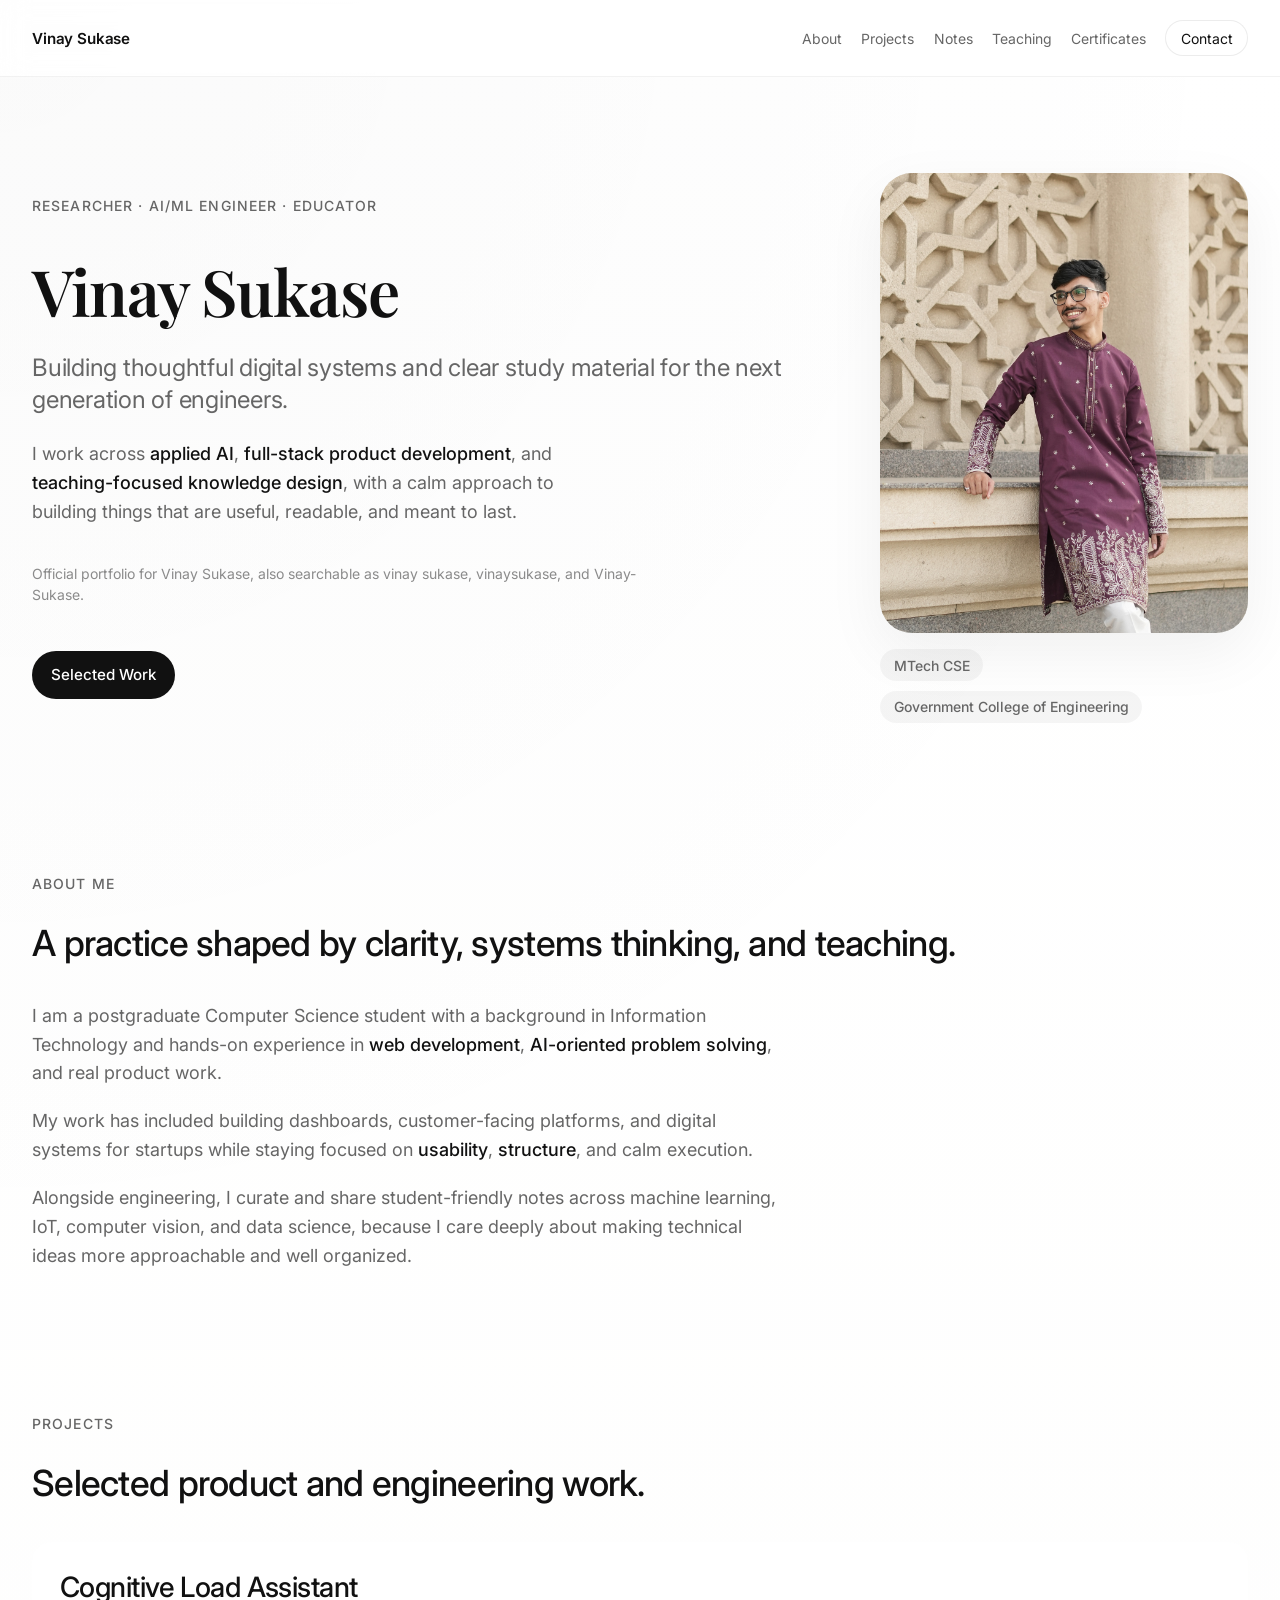
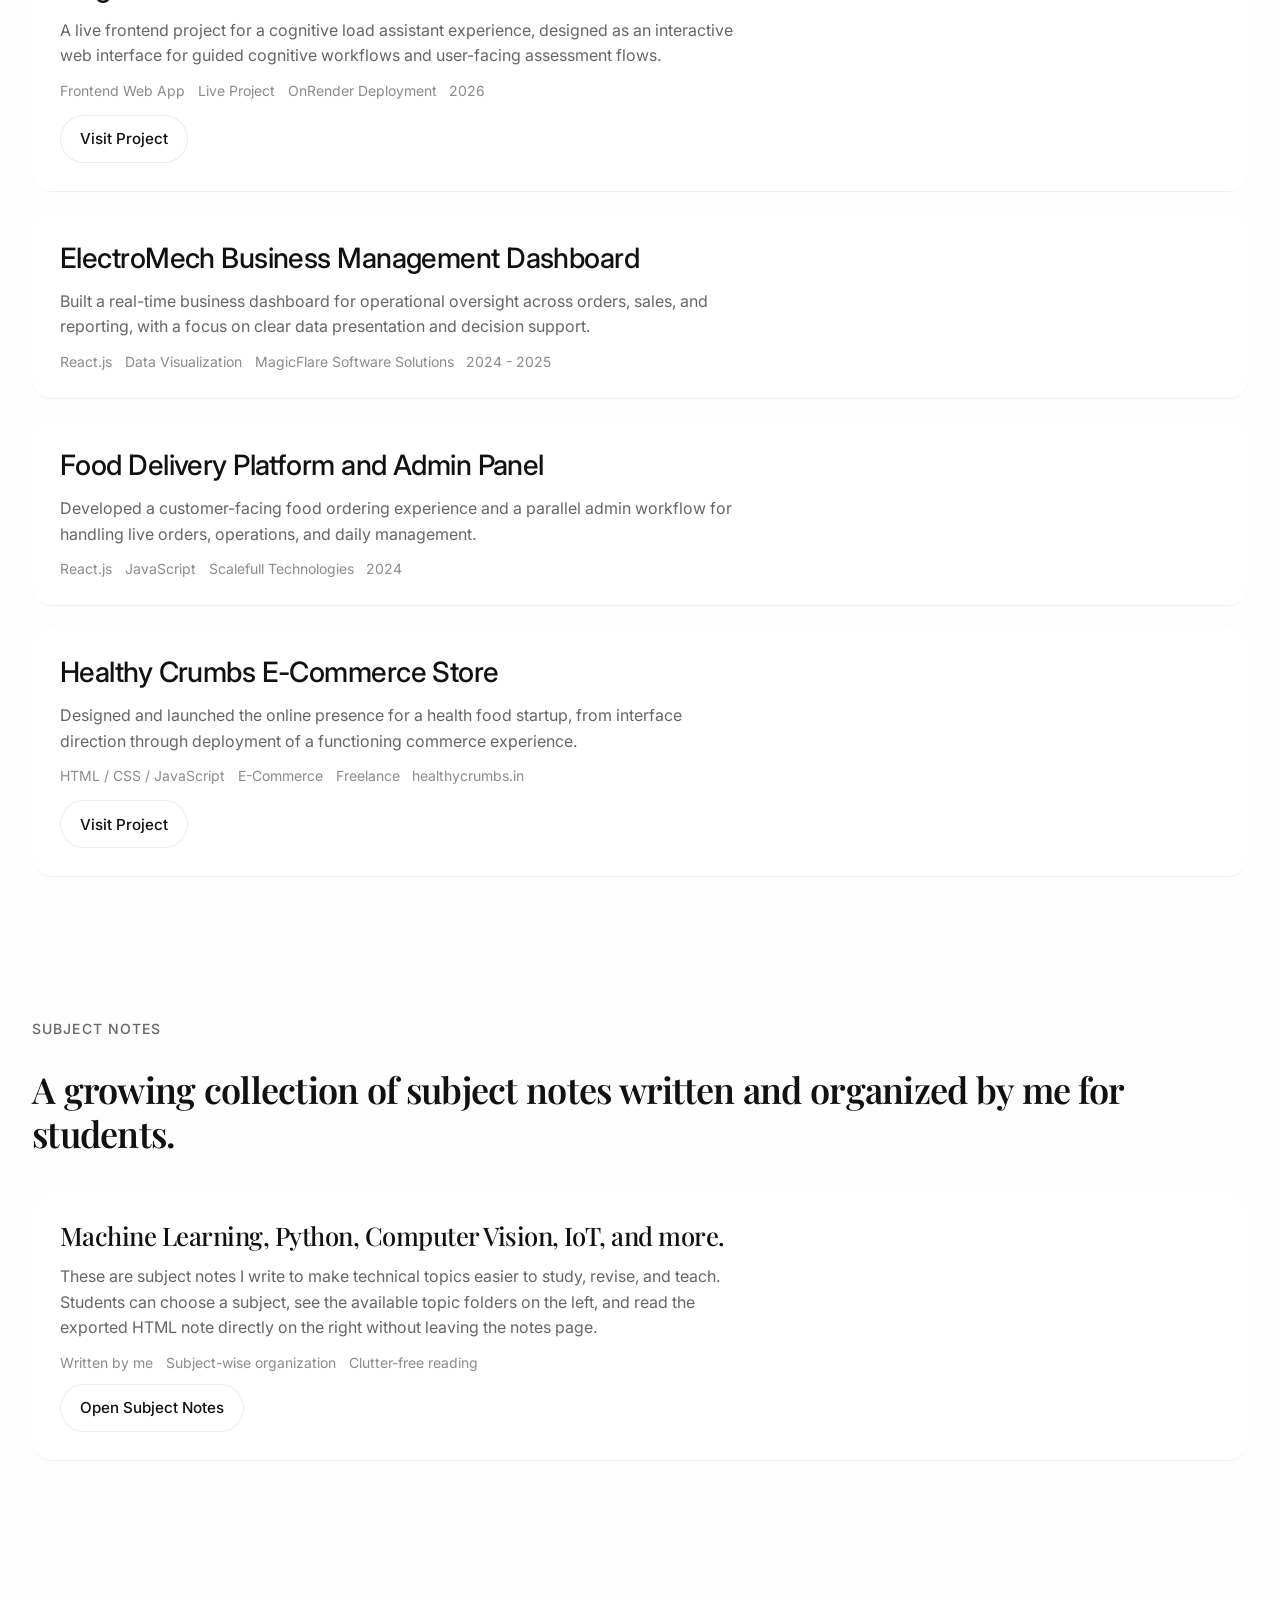
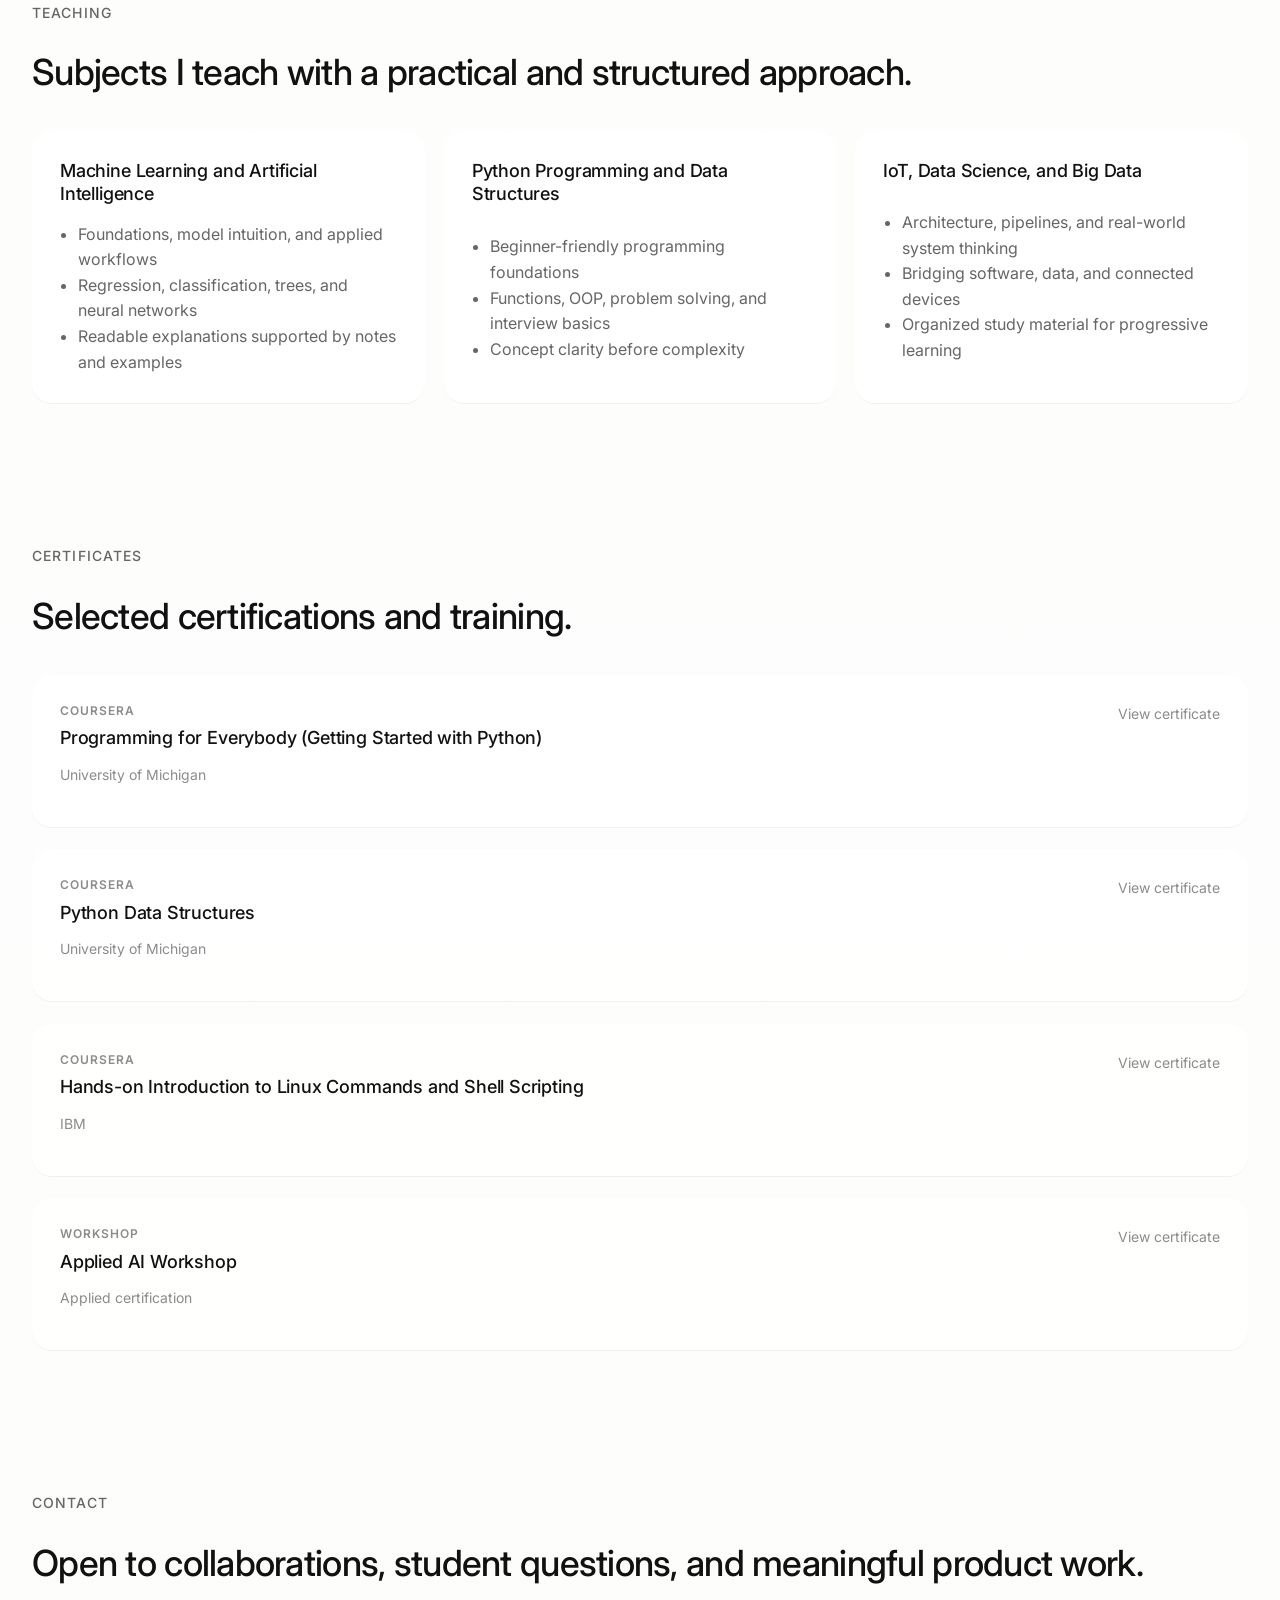
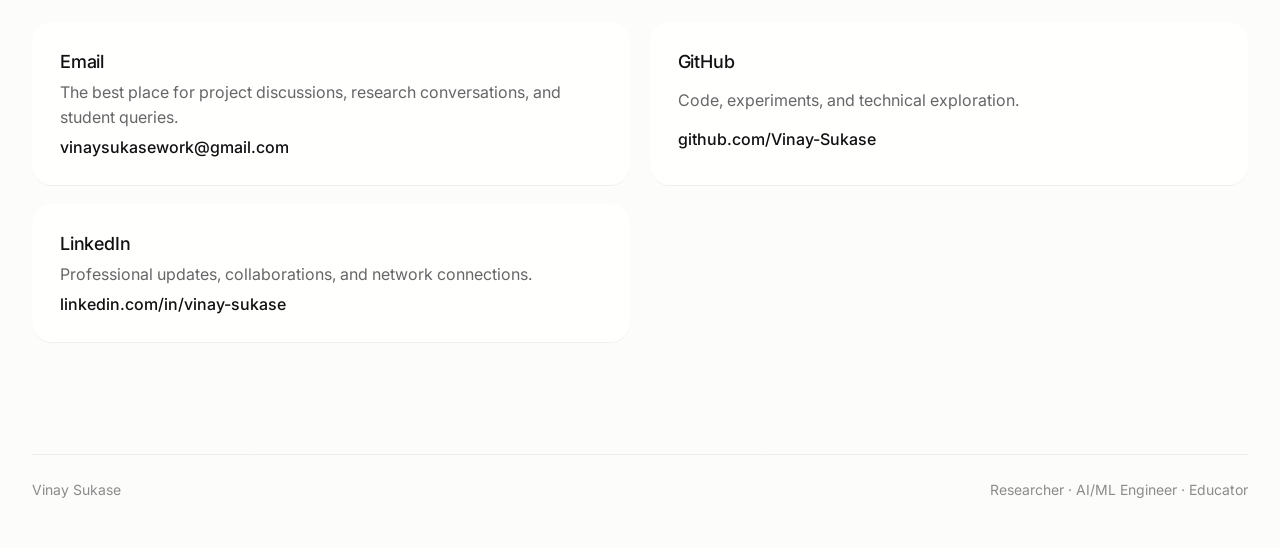
<file: index.html>
<!doctype html>
<html lang="en">
  <head>
    <meta charset="UTF-8" />
    <meta name="viewport" content="width=device-width, initial-scale=1.0" />
    <title>Vinay Sukase | AI/ML Engineer, Full-Stack Developer Portfolio</title>
    <meta
      name="description"
      content="Official portfolio of Vinay Sukase, also searched as vinay sukase and vinaysukase. Explore AI/ML, full-stack development, IoT projects, teaching notes, certifications, and contact details."
    />
    <meta
      name="keywords"
      content="Vinay Sukase, vinay sukase, vinaysukase, Vinay-Sukase, Vinay Sukase portfolio, AI ML engineer, full stack developer, computer science educator"
    />
    <meta name="author" content="Vinay Sukase" />
    <meta name="robots" content="index, follow, max-image-preview:large" />
    <link rel="canonical" href="https://vinay-sukase.github.io/portfolio/" />
    <meta property="og:type" content="profile" />
    <meta
      property="og:title"
      content="Vinay Sukase | AI/ML Engineer, Full-Stack Developer Portfolio"
    />
    <meta
      property="og:description"
      content="Official portfolio of Vinay Sukase with AI/ML, full-stack, IoT, teaching notes, certifications, and contact details."
    />
    <meta
      property="og:url"
      content="https://vinay-sukase.github.io/portfolio/"
    />
    <meta
      property="og:image"
      content="https://vinay-sukase.github.io/portfolio/profile_photo.jpg"
    />
    <meta property="profile:first_name" content="Vinay" />
    <meta property="profile:last_name" content="Sukase" />
    <meta name="twitter:card" content="summary_large_image" />
    <meta name="twitter:title" content="Vinay Sukase | Portfolio" />
    <meta
      name="twitter:description"
      content="AI/ML, full-stack development, IoT projects, teaching notes, and certifications by Vinay Sukase."
    />
    <meta
      name="twitter:image"
      content="https://vinay-sukase.github.io/portfolio/profile_photo.jpg"
    />
    <meta
      name="google-site-verification"
      content="XTUqvZZU_ZdnqEpMLFS0VyKlZ6MHxd7ylgcBSEOgP2o"
    />
    <link rel="preconnect" href="https://fonts.googleapis.com" />
    <link rel="preconnect" href="https://fonts.gstatic.com" crossorigin />
    <link
      href="https://fonts.googleapis.com/css2?family=Inter:wght@400;500;600;700&family=Playfair+Display:wght@500;600;700&display=swap"
      rel="stylesheet"
    />
    <script type="application/ld+json">
      {
        "@context": "https://schema.org",
        "@type": "ProfilePage",
        "url": "https://vinay-sukase.github.io/portfolio/",
        "name": "Vinay Sukase Portfolio",
        "headline": "Vinay Sukase | AI/ML Engineer, Full-Stack Developer, Educator",
        "description": "Official portfolio of Vinay Sukase, featuring AI/ML work, full-stack projects, IoT learning resources, teaching notes, certifications, and contact information.",
        "mainEntity": {
          "@type": "Person",
          "name": "Vinay Sukase",
          "alternateName": [
            "vinay sukase",
            "vinaysukase",
            "Vinay-Sukase",
            "Vinay Sukase Portfolio"
          ],
          "url": "https://vinay-sukase.github.io/portfolio/",
          "image": "https://vinay-sukase.github.io/portfolio/profile_photo.jpg",
          "email": "mailto:vinaysukasework@gmail.com",
          "jobTitle": "AI/ML Engineer and Full-Stack Developer",
          "description": "Postgraduate Computer Science student, AI/ML engineer, full-stack developer, IoT learner, and educator.",
          "sameAs": [
            "https://github.com/Vinay-Sukase",
            "https://www.linkedin.com/in/vinay-sukase/",
            "https://www.healthycrumbs.in",
            "https://cognitive-load-frontend.onrender.com/"
          ],
          "knowsAbout": [
            "Artificial Intelligence",
            "Machine Learning",
            "Full-Stack Web Development",
            "Internet of Things",
            "Computer Science Education",
            "Data Science"
          ]
        }
      }
    </script>
    <style>
      :root {
        --bg: #ffffff;
        --bg-soft: #fafaf8;
        --surface: rgba(255, 255, 255, 0.88);
        --text-primary: #111111;
        --text-secondary: #666666;
        --text-faint: #8b8b8b;
        --line-soft: rgba(17, 17, 17, 0.08);
        --line-faint: rgba(17, 17, 17, 0.05);
        --shadow-soft: 0 20px 60px rgba(17, 17, 17, 0.06);
        --radius-lg: 2rem;
        --radius-md: 1.25rem;
        --radius-sm: 999px;
        --max-width: 76rem;
        --font-ui: "Inter", sans-serif;
        --font-accent: "Playfair Display", serif;
      }

      *,
      *::before,
      *::after {
        box-sizing: border-box;
      }

      html {
        scroll-behavior: smooth;
      }

      body {
        margin: 0;
        font-family: var(--font-ui);
        color: var(--text-primary);
        background:
          radial-gradient(
            circle at top left,
            rgba(0, 0, 0, 0.02),
            transparent 24%
          ),
          linear-gradient(180deg, #ffffff 0%, #fcfcfb 100%);
      }

      img {
        display: block;
        max-width: 100%;
      }

      a {
        color: inherit;
        text-decoration: none;
      }

      strong {
        font-weight: 500;
        color: var(--text-primary);
      }

      p,
      li {
        max-width: 68ch;
      }

      section[id] {
        scroll-margin-top: 6rem;
      }

      .shell {
        width: min(100% - 2.5rem, var(--max-width));
        margin: 0 auto;
      }

      .eyebrow {
        margin: 0 0 1rem;
        color: var(--text-secondary);
        font-size: 0.875rem;
        font-weight: 500;
        letter-spacing: 0.08em;
        text-transform: uppercase;
      }

      .heading-xl {
        margin: 0;
        font-family: var(--font-accent);
        font-size: clamp(3rem, 6vw, 4rem);
        line-height: 1.15;
        letter-spacing: -0.02em;
        font-weight: 600;
      }

      .heading-lg {
        margin: 0;
        font-size: clamp(1.75rem, 3vw, 2.25rem);
        line-height: 1.22;
        letter-spacing: -0.02em;
        font-weight: 500;
      }

      .heading-accent {
        font-family: var(--font-accent);
        font-weight: 600;
      }

      .subheading {
        margin: 0;
        font-size: clamp(1.25rem, 2.2vw, 1.5rem);
        line-height: 1.35;
        letter-spacing: -0.01em;
        font-weight: 400;
        color: var(--text-secondary);
      }

      .body-lg {
        margin: 0;
        font-size: 1.125rem;
        line-height: 1.6;
        color: var(--text-secondary);
      }

      .body-md {
        margin: 0;
        font-size: 1rem;
        line-height: 1.6;
        color: var(--text-secondary);
      }

      .meta {
        font-size: 0.875rem;
        line-height: 1.5;
        color: var(--text-faint);
      }

      .search-aliases {
        margin-top: 0.75rem;
        font-size: 0.875rem;
        line-height: 1.5;
        color: var(--text-faint);
      }

      .site-nav {
        position: sticky;
        top: 0;
        z-index: 20;
        backdrop-filter: blur(14px);
        background: rgba(255, 255, 255, 0.82);
        border-bottom: 1px solid var(--line-faint);
      }

      .site-nav-inner {
        width: min(100% - 2.5rem, var(--max-width));
        margin: 0 auto;
        min-height: 4.75rem;
        display: flex;
        align-items: center;
        justify-content: space-between;
        gap: 1rem;
      }

      .brand {
        font-size: 0.95rem;
        font-weight: 600;
        letter-spacing: -0.01em;
      }

      .nav-toggle {
        display: none;
        align-items: center;
        justify-content: center;
        width: 2.5rem;
        height: 2.5rem;
        padding: 0;
        border: 1px solid var(--line-soft);
        border-radius: var(--radius-sm);
        background: rgba(255, 255, 255, 0.92);
        color: var(--text-primary);
        cursor: pointer;
      }

      .nav-toggle-lines,
      .nav-toggle-lines::before,
      .nav-toggle-lines::after {
        display: block;
        width: 1rem;
        height: 1px;
        background: currentColor;
        transition:
          transform 0.2s ease,
          opacity 0.2s ease;
      }

      .nav-toggle-lines {
        position: relative;
      }

      .nav-toggle-lines::before,
      .nav-toggle-lines::after {
        content: "";
        position: absolute;
        left: 0;
      }

      .nav-toggle-lines::before {
        transform: translateY(-0.35rem);
      }

      .nav-toggle-lines::after {
        transform: translateY(0.35rem);
      }

      .site-nav.is-open .nav-toggle-lines {
        background: transparent;
      }

      .site-nav.is-open .nav-toggle-lines::before {
        transform: rotate(45deg);
      }

      .site-nav.is-open .nav-toggle-lines::after {
        transform: rotate(-45deg);
      }

      .nav-links {
        display: flex;
        flex-wrap: wrap;
        align-items: center;
        gap: 1.2rem;
      }

      .nav-links a {
        display: inline-flex;
        align-items: center;
        font-size: 0.875rem;
        color: var(--text-secondary);
        transition: color 0.2s ease;
      }

      .nav-links a:hover,
      .nav-links a:focus-visible {
        color: var(--text-primary);
      }

      .nav-contact {
        min-height: 2.25rem;
        padding: 0 0.9rem;
        border-radius: var(--radius-sm);
        border: 1px solid var(--line-soft);
        color: var(--text-primary) !important;
        background: rgba(255, 255, 255, 0.92);
      }

      .hero {
        padding: 6rem 0 5rem;
      }

      .hero-grid {
        display: grid;
        grid-template-columns: minmax(0, 1.1fr) minmax(18rem, 24rem);
        gap: 3.5rem;
        align-items: center;
      }

      .hero-copy {
        display: flex;
        flex-direction: column;
        gap: 1.5rem;
        align-items: flex-start;
      }

      .hero-copy .body-lg {
        max-width: 36rem;
      }

      .hero-actions {
        display: flex;
        flex-wrap: wrap;
        gap: 0.9rem;
        padding-top: 0.5rem;
      }

      .button-primary,
      .button-secondary {
        display: inline-flex;
        align-items: center;
        justify-content: center;
        min-height: 3rem;
        padding: 0 1.2rem;
        border-radius: var(--radius-sm);
        font-size: 0.95rem;
        font-weight: 500;
        transition:
          transform 0.2s ease,
          background 0.2s ease,
          border-color 0.2s ease;
      }

      .button-primary {
        background: var(--text-primary);
        color: #ffffff;
      }

      .button-secondary {
        border: 1px solid var(--line-soft);
        color: var(--text-primary);
        background: rgba(255, 255, 255, 0.9);
      }

      .button-primary:hover,
      .button-secondary:hover {
        transform: translateY(-1px);
      }

      .hero-card {
        justify-self: end;
        width: min(100%, 23rem);
      }

      .profile-frame {
        overflow: hidden;
        border-radius: 2rem;
        background: linear-gradient(180deg, #f5f5f2 0%, #ecebe6 100%);
        box-shadow: var(--shadow-soft);
      }

      .profile-frame img {
        width: 100%;
        aspect-ratio: 4 / 5;
        object-fit: cover;
        object-position: center top;
      }

      .identity-tags {
        display: flex;
        flex-wrap: wrap;
        gap: 0.6rem;
        margin-top: 1rem;
      }

      .identity-tags span {
        display: inline-flex;
        align-items: center;
        min-height: 2rem;
        padding: 0 0.85rem;
        border-radius: var(--radius-sm);
        background: rgba(17, 17, 17, 0.04);
        color: var(--text-secondary);
        font-size: 0.875rem;
        font-weight: 500;
      }

      .section {
        padding: 4.5rem 0;
      }

      .section-intro {
        display: grid;
        gap: 0.9rem;
        margin-bottom: 2.25rem;
      }

      .about-copy {
        display: grid;
        gap: 1.2rem;
      }

      .projects-list,
      .notes-list,
      .certificate-list {
        display: grid;
        gap: 1.4rem;
      }

      .project-card,
      .note-card,
      .certificate-card,
      .teaching-card,
      .contact-card {
        padding: 1.75rem;
        border-radius: var(--radius-md);
        background: var(--surface);
        box-shadow: 0 1px 0 var(--line-faint);
      }

      .project-card,
      .note-card {
        display: grid;
        gap: 0.8rem;
      }

      .project-actions {
        display: flex;
        flex-wrap: wrap;
        gap: 0.8rem;
        padding-top: 0.2rem;
      }

      .project-title,
      .note-title {
        margin: 0;
        font-size: clamp(1.75rem, 2vw, 2rem);
        line-height: 1.25;
        letter-spacing: -0.02em;
        font-weight: 500;
      }

      .note-title.heading-accent {
        font-size: clamp(1.55rem, 2vw, 1.9rem);
      }

      .card-meta {
        display: flex;
        flex-wrap: wrap;
        gap: 0.8rem;
        font-size: 0.875rem;
        color: var(--text-faint);
      }

      .teaching-grid {
        display: grid;
        grid-template-columns: repeat(3, minmax(0, 1fr));
        gap: 1.2rem;
      }

      .teaching-card {
        display: grid;
        gap: 1rem;
      }

      .teaching-card h3,
      .contact-card h3,
      .certificate-card h3 {
        margin: 0;
        font-size: 1.125rem;
        line-height: 1.3;
        letter-spacing: -0.01em;
        font-weight: 500;
      }

      .teaching-card ul {
        margin: 0;
        padding-left: 1.15rem;
        color: var(--text-secondary);
        line-height: 1.6;
      }

      .certificate-card {
        display: flex;
        align-items: flex-start;
        justify-content: space-between;
        gap: 1rem;
      }

      .certificate-label {
        margin: 0 0 0.55rem;
        font-size: 0.75rem;
        font-weight: 600;
        letter-spacing: 0.08em;
        text-transform: uppercase;
        color: var(--text-faint);
      }

      .contact-grid {
        display: grid;
        grid-template-columns: repeat(2, minmax(0, 1fr));
        gap: 1.2rem;
      }

      .contact-card {
        display: grid;
        gap: 0.4rem;
      }

      .contact-card a {
        color: var(--text-primary);
        font-weight: 500;
      }

      .footer {
        padding: 2.5rem 0 3rem;
        color: var(--text-faint);
      }

      .footer-inner {
        display: flex;
        flex-wrap: wrap;
        align-items: center;
        justify-content: space-between;
        gap: 1rem;
        border-top: 1px solid var(--line-faint);
        padding-top: 1.5rem;
      }

      @media (max-width: 64rem) {
        .hero-grid,
        .teaching-grid,
        .contact-grid {
          grid-template-columns: 1fr;
        }

        .hero-card {
          justify-self: start;
        }
      }

      @media (max-width: 42rem) {
        .shell,
        .site-nav-inner {
          width: min(100% - 1.5rem, var(--max-width));
        }

        .site-nav-inner {
          align-items: center;
          min-height: auto;
          padding: 0.75rem 0;
          gap: 0.8rem;
        }

        .brand {
          font-size: 0.9rem;
        }

        .nav-toggle {
          display: inline-flex;
          margin-left: auto;
        }

        .nav-links {
          display: none;
          width: 100%;
          flex-basis: 100%;
          gap: 0.55rem;
          padding: 0.15rem 0 0.2rem;
        }

        .site-nav.is-open .nav-links {
          display: flex;
        }

        .nav-links a {
          min-height: 2.25rem;
          padding: 0 0.7rem;
          border-radius: var(--radius-sm);
          background: rgba(17, 17, 17, 0.035);
          font-size: 0.82rem;
        }

        .nav-contact {
          min-height: 2.25rem;
          padding: 0 0.85rem;
        }

        .hero {
          padding: 3.5rem 0 3rem;
        }

        .hero-grid {
          gap: 2rem;
        }

        .hero-card {
          width: min(100%, 19rem);
        }

        .heading-xl {
          font-size: clamp(2.45rem, 13vw, 3.2rem);
          letter-spacing: 0;
        }

        .heading-lg {
          font-size: clamp(1.55rem, 8vw, 2rem);
          letter-spacing: 0;
        }

        .subheading {
          font-size: 1.12rem;
        }

        .body-lg {
          font-size: 1.02rem;
        }

        .section {
          padding: 3.25rem 0;
        }

        .project-card,
        .note-card,
        .certificate-card,
        .teaching-card,
        .contact-card {
          padding: 1.35rem;
        }

        .project-title,
        .note-title {
          font-size: clamp(1.4rem, 8vw, 1.75rem);
          letter-spacing: 0;
        }

        .certificate-card {
          flex-direction: column;
        }

        .contact-card a,
        .identity-tags span,
        .card-meta span {
          overflow-wrap: anywhere;
        }
      }

      @media (max-width: 30rem) {
        .shell,
        .site-nav-inner {
          width: min(100% - 1rem, var(--max-width));
        }

        .nav-links {
          display: none;
          grid-template-columns: repeat(2, minmax(0, 1fr));
          gap: 0.45rem;
        }

        .site-nav.is-open .nav-links {
          display: grid;
        }

        .nav-links a {
          justify-content: center;
          padding: 0 0.55rem;
          text-align: center;
        }

        .hero {
          padding: 3rem 0 2.7rem;
        }

        .hero-actions,
        .project-actions {
          width: 100%;
        }

        .button-primary,
        .button-secondary {
          width: 100%;
          min-height: 3.1rem;
          padding: 0 1rem;
          text-align: center;
        }

        .hero-card {
          width: min(100%, 17rem);
        }

        .profile-frame {
          border-radius: 1.35rem;
        }

        .identity-tags {
          gap: 0.45rem;
        }

        .identity-tags span {
          min-height: 1.9rem;
          padding: 0 0.7rem;
          font-size: 0.8rem;
        }

        .section {
          padding: 2.75rem 0;
        }

        .project-card,
        .note-card,
        .certificate-card,
        .teaching-card,
        .contact-card {
          padding: 1.1rem;
          border-radius: 1rem;
        }
      }
    </style>
  </head>
  <body>
    <header class="site-nav">
      <div class="site-nav-inner">
        <a href="#home" class="brand">Vinay Sukase</a>
        <button
          class="nav-toggle"
          type="button"
          aria-label="Toggle navigation"
          aria-expanded="false"
          aria-controls="primary-nav"
        >
          <span class="nav-toggle-lines" aria-hidden="true"></span>
        </button>
        <nav class="nav-links" id="primary-nav" aria-label="Primary">
          <a href="#about">About</a>
          <a href="#projects">Projects</a>
          <a href="notes.html">Notes</a>
          <a href="#teaching">Teaching</a>
          <a href="#certificates">Certificates</a>
          <a href="#contact" class="nav-contact">Contact</a>
        </nav>
      </div>
    </header>

    <main>
      <section class="hero shell" id="home">
        <div class="hero-grid">
          <div class="hero-copy">
            <p class="eyebrow">Researcher · AI/ML Engineer · Educator</p>
            <h1 class="heading-xl">Vinay Sukase</h1>
            <p class="subheading">
              Building thoughtful digital systems and clear study material for
              the next generation of engineers.
            </p>
            <p class="body-lg">
              I work across <strong>applied AI</strong>,
              <strong>full-stack product development</strong>, and
              <strong>teaching-focused knowledge design</strong>, with a calm
              approach to building things that are useful, readable, and meant
              to last.
            </p>
            <p class="search-aliases">
              Official portfolio for Vinay Sukase, also searchable as vinay
              sukase, vinaysukase, and Vinay-Sukase.
            </p>
            <div class="hero-actions">
              <a href="#projects" class="button-primary">Selected Work</a>
            </div>
          </div>

          <div class="hero-card">
            <div class="profile-frame">
              <img src="profile_photo.jpg" alt="Portrait of Vinay Sukase" />
            </div>
            <div class="identity-tags" aria-label="Identity tags">
              <span>MTech CSE</span>
              <span>Government College of Engineering</span>
            </div>
          </div>
        </div>
      </section>

      <section class="section shell" id="about">
        <div class="section-intro">
          <p class="eyebrow">About Me</p>
          <h2 class="heading-lg">
            A practice shaped by clarity, systems thinking, and teaching.
          </h2>
        </div>
        <div class="about-copy">
          <p class="body-lg">
            I am a postgraduate Computer Science student with a background in
            Information Technology and hands-on experience in
            <strong>web development</strong>,
            <strong>AI-oriented problem solving</strong>, and real product work.
          </p>
          <p class="body-lg">
            My work has included building dashboards, customer-facing platforms,
            and digital systems for startups while staying focused on
            <strong>usability</strong>, <strong>structure</strong>, and calm
            execution.
          </p>
          <p class="body-lg">
            Alongside engineering, I curate and share student-friendly notes
            across machine learning, IoT, computer vision, and data science,
            because I care deeply about making technical ideas more approachable
            and well organized.
          </p>
        </div>
      </section>

      <section class="section shell" id="projects">
        <div class="section-intro">
          <p class="eyebrow">Projects</p>
          <h2 class="heading-lg">Selected product and engineering work.</h2>
        </div>
        <div class="projects-list">
          <article class="project-card">
            <h3 class="project-title">Cognitive Load Assistant</h3>
            <p class="body-md">
              A live frontend project for a cognitive load assistant experience,
              designed as an interactive web interface for guided cognitive
              workflows and user-facing assessment flows.
            </p>
            <div class="card-meta">
              <span>Frontend Web App</span>
              <span>Live Project</span>
              <span>OnRender Deployment</span>
              <span>2026</span>
            </div>
            <div class="project-actions">
              <a
                href="https://cognitive-load-frontend.onrender.com/"
                target="_blank"
                rel="noreferrer"
                class="button-secondary"
                >Visit Project</a
              >
            </div>
          </article>

          <article class="project-card">
            <h3 class="project-title">
              ElectroMech Business Management Dashboard
            </h3>
            <p class="body-md">
              Built a real-time business dashboard for operational oversight
              across orders, sales, and reporting, with a focus on clear data
              presentation and decision support.
            </p>
            <div class="card-meta">
              <span>React.js</span>
              <span>Data Visualization</span>
              <span>MagicFlare Software Solutions</span>
              <span>2024 - 2025</span>
            </div>
          </article>

          <article class="project-card">
            <h3 class="project-title">
              Food Delivery Platform and Admin Panel
            </h3>
            <p class="body-md">
              Developed a customer-facing food ordering experience and a
              parallel admin workflow for handling live orders, operations, and
              daily management.
            </p>
            <div class="card-meta">
              <span>React.js</span>
              <span>JavaScript</span>
              <span>Scalefull Technologies</span>
              <span>2024</span>
            </div>
          </article>

          <article class="project-card">
            <h3 class="project-title">Healthy Crumbs E-Commerce Store</h3>
            <p class="body-md">
              Designed and launched the online presence for a health food
              startup, from interface direction through deployment of a
              functioning commerce experience.
            </p>
            <div class="card-meta">
              <span>HTML / CSS / JavaScript</span>
              <span>E-Commerce</span>
              <span>Freelance</span>
              <span
                ><a
                  href="https://www.healthycrumbs.in"
                  target="_blank"
                  rel="noreferrer"
                  >healthycrumbs.in</a
                ></span
              >
            </div>
            <div class="project-actions">
              <a
                href="https://www.healthycrumbs.in"
                target="_blank"
                rel="noreferrer"
                class="button-secondary"
                >Visit Project</a
              >
            </div>
          </article>
        </div>
      </section>

      <section class="section shell" id="notes">
        <div class="section-intro">
          <p class="eyebrow">Subject Notes</p>
          <h2 class="heading-lg heading-accent">
            A growing collection of subject notes written and organized by me
            for students.
          </h2>
        </div>
        <div class="notes-list">
          <article class="note-card">
            <h3 class="note-title heading-accent">
              Machine Learning, Python, Computer Vision, IoT, and more.
            </h3>
            <p class="body-md">
              These are subject notes I write to make technical topics easier to
              study, revise, and teach. Students can choose a subject, see the
              available topic folders on the left, and read the exported HTML
              note directly on the right without leaving the notes page.
            </p>
            <div class="card-meta">
              <span>Written by me</span>
              <span>Subject-wise organization</span>
              <span>Clutter-free reading</span>
            </div>
            <div>
              <a href="notes.html" class="button-secondary"
                >Open Subject Notes</a
              >
            </div>
          </article>
        </div>
      </section>

      <section class="section shell" id="teaching">
        <div class="section-intro">
          <p class="eyebrow">Teaching</p>
          <h2 class="heading-lg">
            Subjects I teach with a practical and structured approach.
          </h2>
        </div>
        <div class="teaching-grid">
          <article class="teaching-card">
            <h3>Machine Learning and Artificial Intelligence</h3>
            <ul>
              <li>Foundations, model intuition, and applied workflows</li>
              <li>Regression, classification, trees, and neural networks</li>
              <li>Readable explanations supported by notes and examples</li>
            </ul>
          </article>

          <article class="teaching-card">
            <h3>Python Programming and Data Structures</h3>
            <ul>
              <li>Beginner-friendly programming foundations</li>
              <li>Functions, OOP, problem solving, and interview basics</li>
              <li>Concept clarity before complexity</li>
            </ul>
          </article>

          <article class="teaching-card">
            <h3>IoT, Data Science, and Big Data</h3>
            <ul>
              <li>Architecture, pipelines, and real-world system thinking</li>
              <li>Bridging software, data, and connected devices</li>
              <li>Organized study material for progressive learning</li>
            </ul>
          </article>
        </div>
      </section>

      <section class="section shell" id="certificates">
        <div class="section-intro">
          <p class="eyebrow">Certificates</p>
          <h2 class="heading-lg">Selected certifications and training.</h2>
        </div>
        <div class="certificate-list">
          <article class="certificate-card">
            <div>
              <p class="certificate-label">Coursera</p>
              <h3>Programming for Everybody (Getting Started with Python)</h3>
              <p class="meta">University of Michigan</p>
            </div>
            <a
              class="meta"
              href="https://drive.google.com/file/d/1lSRG6iAa0Sdz4OOdXrthXOMEwTI_uUUM/view?usp=drive_link"
              target="_blank"
              rel="noreferrer"
              >View certificate</a
            >
          </article>

          <article class="certificate-card">
            <div>
              <p class="certificate-label">Coursera</p>
              <h3>Python Data Structures</h3>
              <p class="meta">University of Michigan</p>
            </div>
            <a
              class="meta"
              href="https://drive.google.com/file/d/1ij6uudeaw07UETO4Q4wyrbFQ4KMOmmHc/view?usp=drive_link"
              target="_blank"
              rel="noreferrer"
              >View certificate</a
            >
          </article>

          <article class="certificate-card">
            <div>
              <p class="certificate-label">Coursera</p>
              <h3>
                Hands-on Introduction to Linux Commands and Shell Scripting
              </h3>
              <p class="meta">IBM</p>
            </div>
            <a
              class="meta"
              href="https://drive.google.com/file/d/1qRZY2viCv3NY6Q2os3o26d-CgSGFvmAl/view?usp=drive_link"
              target="_blank"
              rel="noreferrer"
              >View certificate</a
            >
          </article>

          <article class="certificate-card">
            <div>
              <p class="certificate-label">Workshop</p>
              <h3>Applied AI Workshop</h3>
              <p class="meta">Applied certification</p>
            </div>
            <a
              class="meta"
              href="https://drive.google.com/file/d/1l3vdCEiW3K3dbwEulWQcHkWnp-iVlw6M/view?usp=drive_link"
              target="_blank"
              rel="noreferrer"
              >View certificate</a
            >
          </article>
        </div>
      </section>

      <section class="section shell" id="contact">
        <div class="section-intro">
          <p class="eyebrow">Contact</p>
          <h2 class="heading-lg">
            Open to collaborations, student questions, and meaningful product
            work.
          </h2>
        </div>
        <div class="contact-grid">
          <article class="contact-card">
            <h3>Email</h3>
            <p class="body-md">
              The best place for project discussions, research conversations,
              and student queries.
            </p>
            <a href="mailto:vinaysukasework@gmail.com"
              >vinaysukasework@gmail.com</a
            >
          </article>

          <article class="contact-card">
            <h3>GitHub</h3>
            <p class="body-md">Code, experiments, and technical exploration.</p>
            <a
              href="https://github.com/Vinay-Sukase"
              target="_blank"
              rel="noreferrer"
              >github.com/Vinay-Sukase</a
            >
          </article>

          <article class="contact-card">
            <h3>LinkedIn</h3>
            <p class="body-md">
              Professional updates, collaborations, and network connections.
            </p>
            <a
              href="https://www.linkedin.com/in/vinay-sukase/"
              target="_blank"
              rel="noreferrer"
              >linkedin.com/in/vinay-sukase</a
            >
          </article>
        </div>
      </section>
    </main>

    <footer class="footer">
      <div class="shell footer-inner">
        <div class="meta">Vinay Sukase</div>
        <div class="meta">Researcher · AI/ML Engineer · Educator</div>
      </div>
    </footer>
    <script>
      const siteNav = document.querySelector(".site-nav");
      const navToggle = document.querySelector(".nav-toggle");
      const navLinks = document.querySelectorAll(".nav-links a");

      navToggle?.addEventListener("click", () => {
        const isOpen = siteNav.classList.toggle("is-open");
        navToggle.setAttribute("aria-expanded", String(isOpen));
      });

      navLinks.forEach((link) => {
        link.addEventListener("click", () => {
          siteNav.classList.remove("is-open");
          navToggle?.setAttribute("aria-expanded", "false");
        });
      });
    </script>
  </body>
</html>
</file>
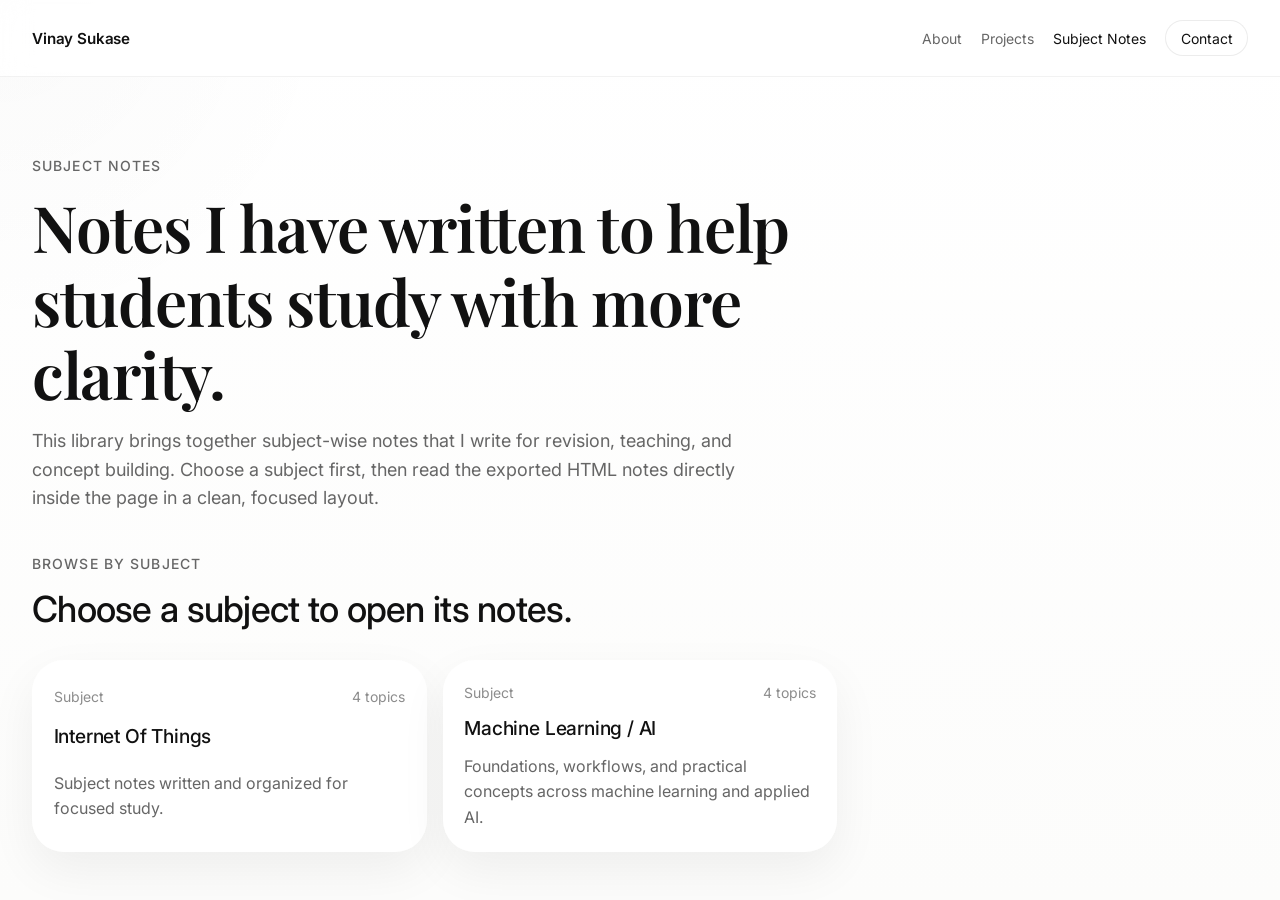
<file: notes.html>
<!doctype html>
<html lang="en">
  <head>
    <meta charset="UTF-8" />
    <meta name="viewport" content="width=device-width, initial-scale=1.0" />
    <title>Subject Notes by Vinay Sukase | Machine Learning, IoT, AI</title>
    <meta name="description" content="Subject notes by Vinay Sukase for machine learning, IoT, AI, computer science study, revision, teaching, and concept building." />
    <meta name="author" content="Vinay Sukase" />
    <meta name="robots" content="index, follow, max-image-preview:large" />
    <link rel="canonical" href="https://vinay-sukase.github.io/portfolio/notes.html" />
    <meta property="og:type" content="article" />
    <meta property="og:title" content="Subject Notes by Vinay Sukase" />
    <meta property="og:description" content="Machine learning, IoT, AI, and computer science notes written and organized by Vinay Sukase." />
    <meta property="og:url" content="https://vinay-sukase.github.io/portfolio/notes.html" />
    <meta property="og:image" content="https://vinay-sukase.github.io/portfolio/profile_photo.jpg" />
    <meta name="twitter:card" content="summary_large_image" />
    <meta name="twitter:title" content="Subject Notes by Vinay Sukase" />
    <meta name="twitter:description" content="Machine learning, IoT, AI, and computer science notes written and organized by Vinay Sukase." />
    <meta name="twitter:image" content="https://vinay-sukase.github.io/portfolio/profile_photo.jpg" />
    <script type="application/ld+json">
      {
        "@context": "https://schema.org",
        "@type": "CollectionPage",
        "url": "https://vinay-sukase.github.io/portfolio/notes.html",
        "name": "Subject Notes by Vinay Sukase",
        "description": "Subject-wise computer science notes written and organized by Vinay Sukase for revision, teaching, and concept building.",
        "author": {
          "@type": "Person",
          "name": "Vinay Sukase",
          "url": "https://vinay-sukase.github.io/portfolio/"
        },
        "isPartOf": {
          "@type": "WebSite",
          "name": "Vinay Sukase Portfolio",
          "url": "https://vinay-sukase.github.io/portfolio/"
        }
      }
    </script>
    <link rel="preconnect" href="https://fonts.googleapis.com" />
    <link rel="preconnect" href="https://fonts.gstatic.com" crossorigin />
    <link
      href="https://fonts.googleapis.com/css2?family=Inter:wght@400;500;600;700&family=Playfair+Display:wght@500;600;700&display=swap"
      rel="stylesheet"
    />
    <link rel="stylesheet" href="assets/css/notes.css" />
  </head>
  <body>
    <nav class="notes-nav">
      <div class="notes-nav-inner">
        <a href="index.html#home" class="nav-logo">Vinay Sukase</a>
        <button class="nav-toggle" type="button" aria-label="Toggle navigation" aria-expanded="false" aria-controls="notes-nav-links">
          <span class="nav-toggle-lines" aria-hidden="true"></span>
        </button>
        <div class="nav-links" id="notes-nav-links">
          <a href="index.html#about">About</a>
          <a href="index.html#projects">Projects</a>
          <a href="notes.html" class="active">Subject Notes</a>
          <a href="index.html#contact" class="nav-cta">Contact</a>
        </div>
      </div>
    </nav>

    <header class="notes-hero notes-hero-simple">
      <div class="hero-copy">
        <p class="hero-eyebrow">Subject Notes</p>
        <h1>Notes I have written to help students study with more clarity.</h1>
        <p>
          This library brings together subject-wise notes that I write for
          revision, teaching, and concept building. Choose a subject first, then
          read the exported HTML notes directly inside the page in a clean,
          focused layout.
        </p>
      </div>
    </header>

    <main class="notes-page">
      <section id="subjectsView" class="subjects-view">
        <div class="section-intro">
          <p class="section-eyebrow">Browse By Subject</p>
          <h2>Choose a subject to open its notes.</h2>
        </div>
        <div id="subjectsGrid" class="topics-grid"></div>
      </section>

      <section id="readerView" class="reader-view is-hidden">
        <div class="reader-topbar">
          <div>
            <a href="notes.html" class="back-link">Back to all subjects</a>
            <p id="subjectEyebrow" class="section-eyebrow">Subject Notes</p>
            <h2 id="subjectTitle" class="reader-view-title">Subject</h2>
            <p id="subjectDescription" class="topic-description">
              Choose a note from the list to start reading.
            </p>
          </div>
        </div>

        <div class="topic-layout">
          <aside class="topic-sidebar">
            <div class="topic-sidebar-card">
              <p class="section-eyebrow">Available Topics</p>
              <div id="topicNoteList" class="topic-note-list"></div>
            </div>
          </aside>

          <article class="topic-reader">
            <div class="reader-header">
              <div>
                <p id="readerTopic" class="section-eyebrow">Note</p>
                <h3 id="readerTitle">Select a note</h3>
                <p id="readerMeta" class="reader-meta">
                  Choose a note from the left side to read it here.
                </p>
              </div>
              <a
                id="readerSource"
                class="reader-source disabled"
                href="#"
                aria-disabled="true"
                >Open Note File</a
              >
            </div>
            <div id="readerBody" class="reader-body empty-state">
              <p>
                This panel shows the selected HTML note directly inside the
                subject notes page.
              </p>
            </div>
          </article>
        </div>
      </section>
    </main>

    <script src="assets/js/notes-data.js"></script>
    <script src="assets/js/notes-home.js"></script>
    <script>
      const notesNav = document.querySelector(".notes-nav");
      const navToggle = document.querySelector(".nav-toggle");
      const navLinks = document.querySelectorAll(".nav-links a");

      navToggle?.addEventListener("click", () => {
        const isOpen = notesNav.classList.toggle("is-open");
        navToggle.setAttribute("aria-expanded", String(isOpen));
      });

      navLinks.forEach((link) => {
        link.addEventListener("click", () => {
          notesNav.classList.remove("is-open");
          navToggle?.setAttribute("aria-expanded", "false");
        });
      });
    </script>
  </body>
</html>
</file>
<file: assets/css/notes.css>
:root {
  --bg: #ffffff;
  --bg-soft: #fcfcfb;
  --surface: rgba(255, 255, 255, 0.94);
  --text-primary: #111111;
  --text-secondary: #666666;
  --text-faint: #8c8c8c;
  --line-soft: rgba(17, 17, 17, 0.08);
  --line-faint: rgba(17, 17, 17, 0.05);
  --shadow-soft: 0 18px 48px rgba(17, 17, 17, 0.06);
  --radius-xl: 2rem;
  --radius-lg: 1.25rem;
  --radius-sm: 999px;
  --font-ui: "Inter", sans-serif;
  --font-accent: "Playfair Display", serif;
}

*,
*::before,
*::after {
  box-sizing: border-box;
}

html {
  scroll-behavior: smooth;
}

body {
  margin: 0;
  font-family: var(--font-ui);
  color: var(--text-primary);
  background:
    radial-gradient(circle at top left, rgba(0, 0, 0, 0.02), transparent 22%),
    linear-gradient(180deg, #ffffff 0%, var(--bg-soft) 100%);
}

a {
  color: inherit;
  text-decoration: none;
}

strong {
  font-weight: 500;
  color: var(--text-primary);
}

.notes-nav {
  position: sticky;
  top: 0;
  z-index: 20;
  background: rgba(255, 255, 255, 0.82);
  backdrop-filter: blur(14px);
  border-bottom: 1px solid var(--line-faint);
}

.notes-nav-inner {
  width: min(100% - 2.5rem, 76rem);
  margin: 0 auto;
  min-height: 4.75rem;
  display: flex;
  align-items: center;
  justify-content: space-between;
  gap: 1rem;
}

.nav-logo {
  font-size: 0.95rem;
  font-weight: 600;
  letter-spacing: -0.01em;
}

.nav-toggle {
  display: none;
  align-items: center;
  justify-content: center;
  width: 2.5rem;
  height: 2.5rem;
  padding: 0;
  border: 1px solid var(--line-soft);
  border-radius: var(--radius-sm);
  background: rgba(255, 255, 255, 0.92);
  color: var(--text-primary);
  cursor: pointer;
}

.nav-toggle-lines,
.nav-toggle-lines::before,
.nav-toggle-lines::after {
  display: block;
  width: 1rem;
  height: 1px;
  background: currentColor;
  transition: transform 0.2s ease, opacity 0.2s ease;
}

.nav-toggle-lines {
  position: relative;
}

.nav-toggle-lines::before,
.nav-toggle-lines::after {
  content: "";
  position: absolute;
  left: 0;
}

.nav-toggle-lines::before {
  transform: translateY(-0.35rem);
}

.nav-toggle-lines::after {
  transform: translateY(0.35rem);
}

.notes-nav.is-open .nav-toggle-lines {
  background: transparent;
}

.notes-nav.is-open .nav-toggle-lines::before {
  transform: rotate(45deg);
}

.notes-nav.is-open .nav-toggle-lines::after {
  transform: rotate(-45deg);
}

.nav-links {
  display: flex;
  flex-wrap: wrap;
  align-items: center;
  gap: 1.2rem;
}

.nav-links a {
  display: inline-flex;
  align-items: center;
  font-size: 0.875rem;
  color: var(--text-secondary);
  transition: color 0.2s ease;
}

.nav-links a.active,
.nav-links a:hover {
  color: var(--text-primary);
}

.nav-cta {
  min-height: 2.25rem;
  padding: 0 0.9rem;
  border-radius: var(--radius-sm);
  border: 1px solid var(--line-soft);
  background: rgba(255, 255, 255, 0.92);
  color: var(--text-primary) !important;
}

.notes-hero,
.notes-page {
  width: min(100% - 2.5rem, 76rem);
  margin: 0 auto;
}

.notes-hero-simple {
  padding: 5rem 0 2.6rem;
}

.hero-copy {
  max-width: 48rem;
}

.hero-eyebrow,
.section-eyebrow {
  margin: 0 0 1rem;
  color: var(--text-secondary);
  font-size: 0.875rem;
  font-weight: 500;
  letter-spacing: 0.08em;
  text-transform: uppercase;
}

.hero-copy h1 {
  margin: 0 0 1rem;
  font-family: var(--font-accent);
  font-size: clamp(3rem, 5vw, 4rem);
  line-height: 1.15;
  letter-spacing: -0.02em;
  font-weight: 600;
}

.hero-copy p:last-child,
.topic-description {
  margin: 0;
  max-width: 68ch;
  font-size: 1.125rem;
  line-height: 1.6;
  color: var(--text-secondary);
}

.notes-page {
  padding: 0 0 3rem;
}

.is-hidden {
  display: none;
}

.section-intro {
  margin-bottom: 1.8rem;
}

.section-intro h2 {
  margin: 0;
  font-size: clamp(1.75rem, 3vw, 2.25rem);
  line-height: 1.22;
  letter-spacing: -0.02em;
  font-weight: 500;
  max-width: 34rem;
}

.topics-grid {
  display: grid;
  grid-template-columns: repeat(3, minmax(0, 1fr));
  gap: 1rem;
}

.topic-card {
  display: grid;
  gap: 0.8rem;
  padding: 1.35rem;
  border-radius: var(--radius-xl);
  background: var(--surface);
  box-shadow: var(--shadow-soft);
  transition: transform 0.2s ease, box-shadow 0.2s ease;
}

.topic-card:hover {
  transform: translateY(-2px);
  box-shadow: 0 22px 50px rgba(17, 17, 17, 0.08);
}

.topic-card-top {
  display: flex;
  align-items: center;
  justify-content: space-between;
  gap: 1rem;
}

.topic-card-label,
.topic-card-count,
.reader-meta,
.back-link {
  margin: 0;
  font-size: 0.875rem;
  line-height: 1.5;
  color: var(--text-faint);
}

.topic-card h3 {
  margin: 0;
  font-size: 1.2rem;
  line-height: 1.3;
  letter-spacing: -0.01em;
  font-weight: 500;
}

.topic-card-description {
  margin: 0;
  font-size: 1rem;
  line-height: 1.6;
  color: var(--text-secondary);
}

.back-link {
  display: inline-flex;
  margin-bottom: 1.2rem;
}

.reader-topbar {
  margin-bottom: 1.6rem;
}

.reader-view-title {
  margin: 0 0 0.8rem;
  font-size: clamp(1.75rem, 3vw, 2.25rem);
  line-height: 1.22;
  letter-spacing: -0.02em;
  font-weight: 500;
}

.topic-layout {
  display: grid;
  grid-template-columns: 18rem minmax(0, 1fr);
  gap: 1.25rem;
  align-items: start;
  min-width: 0;
}

.topic-sidebar {
  position: sticky;
  top: 5.5rem;
}

.topic-sidebar-card,
.topic-reader {
  background: var(--surface);
  border-radius: var(--radius-lg);
  box-shadow: var(--shadow-soft);
  min-width: 0;
}

.topic-sidebar-card {
  padding: 1.15rem;
}

.topic-note-list {
  display: grid;
  gap: 0.8rem;
  margin-top: 1rem;
}

.topic-note-button {
  width: 100%;
  display: grid;
  gap: 0.45rem;
  padding: 0.95rem 1rem;
  border: 1px solid transparent;
  border-radius: 1rem;
  background: #ffffff;
  text-align: left;
  cursor: pointer;
  transition: border-color 0.2s ease, background 0.2s ease;
}

.topic-note-button:hover,
.topic-note-button.active {
  border-color: var(--line-soft);
  background: #f8f8f6;
}

.topic-note-button strong {
  font-size: 0.95rem;
}

.topic-note-button span {
  color: var(--text-secondary);
  font-size: 0.875rem;
  line-height: 1.55;
}

.topic-reader {
  padding: 1.4rem;
  overflow-x: auto;
}

.reader-header {
  display: flex;
  align-items: flex-start;
  justify-content: space-between;
  gap: 1rem;
}

.reader-header h2 {
  margin: 0.45rem 0 0;
  font-size: clamp(1.75rem, 3vw, 2.25rem);
  line-height: 1.22;
  letter-spacing: -0.02em;
  font-weight: 500;
}

.reader-header h3 {
  margin: 0.45rem 0 0;
  font-size: clamp(1.55rem, 2.6vw, 1.95rem);
  line-height: 1.24;
  letter-spacing: -0.02em;
  font-weight: 500;
}

.reader-source {
  display: inline-flex;
  align-items: center;
  justify-content: center;
  min-height: 2.75rem;
  padding: 0 1rem;
  border-radius: var(--radius-sm);
  border: 1px solid var(--line-soft);
  background: #ffffff;
  font-size: 0.95rem;
  font-weight: 500;
}

.reader-source.disabled {
  pointer-events: none;
  opacity: 0.45;
}

.reader-body {
  margin-top: 1.15rem;
  padding-top: 1.15rem;
  border-top: 1px solid var(--line-faint);
  min-width: 0;
  overflow-wrap: anywhere;
}

.reader-body.empty-state {
  color: var(--text-secondary);
}

.reader-body h1,
.reader-body h2,
.reader-body h3,
.reader-body h4 {
  margin: 1.4rem 0 0.75rem;
  line-height: 1.25;
  letter-spacing: -0.02em;
  color: var(--text-primary);
}

.reader-body h1 {
  font-family: var(--font-accent);
  font-size: 2.1rem;
  font-weight: 600;
}

.reader-body h2 {
  font-size: 1.55rem;
  font-weight: 500;
}

.reader-body h3,
.reader-body h4 {
  font-size: 1.18rem;
  font-weight: 500;
}

.reader-body p,
.reader-body ul,
.reader-body ol,
.reader-body blockquote,
.reader-body pre {
  margin: 0 0 1rem;
  max-width: 72ch;
  font-size: 1rem;
  line-height: 1.7;
  color: var(--text-secondary);
}

.reader-body ul,
.reader-body ol {
  padding-left: 1.25rem;
}

.reader-body li {
  margin-bottom: 0.45rem;
}

.reader-body a {
  color: var(--text-primary);
  text-decoration: underline;
  text-decoration-color: rgba(17, 17, 17, 0.18);
  text-underline-offset: 0.16em;
}

.reader-body code {
  padding: 0.15rem 0.4rem;
  border-radius: 0.45rem;
  background: rgba(17, 17, 17, 0.05);
  color: var(--text-primary);
  font-size: 0.95em;
}

.reader-body pre {
  padding: 1rem;
  overflow-x: auto;
  border-radius: 1rem;
  background: #f7f7f5;
}

.reader-body pre code {
  padding: 0;
  background: transparent;
}

.reader-body blockquote {
  padding: 1rem 1.1rem;
  border-left: 3px solid rgba(17, 17, 17, 0.12);
  background: #f8f8f6;
  border-radius: 0.8rem;
}

.reader-body img {
  width: auto;
  height: auto;
  max-width: 100%;
  border-radius: 1rem;
}

.notion-import {
  color: var(--text-primary);
  width: 100%;
  max-width: 100%;
  min-width: 0;
  overflow-wrap: anywhere;
}

.notion-import > :first-child {
  margin-top: 0;
}

.notion-import .page,
.notion-import .page-body {
  width: 100%;
  max-width: 100%;
  min-width: 0;
}

.notion-import h1,
.notion-import h2,
.notion-import h3 {
  margin: 1.4rem 0 0.75rem;
  letter-spacing: -0.02em;
  line-height: 1.25;
  color: var(--text-primary);
}

.notion-import h1 {
  font-size: 1.95rem;
  font-weight: 500;
}

.notion-import h2 {
  font-size: 1.45rem;
  font-weight: 500;
}

.notion-import h3 {
  font-size: 1.15rem;
  font-weight: 500;
}

.notion-import p,
.notion-import li,
.notion-import figcaption,
.notion-import td,
.notion-import th,
.notion-import blockquote {
  font-size: 1rem;
  line-height: 1.7;
  color: var(--text-secondary);
}

.notion-import p,
.notion-import ul,
.notion-import ol,
.notion-import blockquote,
.notion-import figure,
.notion-import table,
.notion-import .simple-table,
.notion-import .equation-container,
.notion-import .katex-display {
  margin: 0 0 1rem;
  max-width: min(100%, 72ch);
}

.notion-import ul,
.notion-import ol {
  padding-left: 1.25rem;
}

.notion-import a {
  color: var(--text-primary);
  text-decoration: underline;
  text-decoration-color: rgba(17, 17, 17, 0.18);
  text-underline-offset: 0.16em;
}

.notion-import .callout {
  padding: 1rem 1.1rem;
  border-left: 3px solid rgba(17, 17, 17, 0.12);
  background: #f8f8f6;
  border-radius: 0.9rem;
}

.notion-import .callout h2,
.notion-import .callout h3 {
  margin-top: 0;
}

.notion-import figure.image img,
.notion-import img {
  display: block;
  width: auto;
  height: auto;
  max-width: 100%;
  border-radius: 1rem;
}

.notion-import figcaption {
  margin-top: 0.55rem;
  color: var(--text-faint);
}

.notion-import hr {
  margin: 1.5rem 0;
  border: 0;
  border-top: 1px solid var(--line-faint);
}

.notion-import table,
.notion-import .simple-table {
  width: 100%;
  border-collapse: collapse;
  overflow-x: auto;
  display: block;
}

.notion-import th,
.notion-import td {
  padding: 0.7rem 0.8rem;
  border: 1px solid var(--line-soft);
  text-align: left;
  vertical-align: top;
}

.notion-import .equation {
  padding: 1rem;
  border-radius: 1rem;
  background: #f7f7f5;
  overflow-x: auto;
}

.notion-import .equation,
.notion-import .equation-container,
.notion-import .katex-display {
  max-width: 100%;
}

.notion-import .katex-display {
  overflow-x: auto;
  overflow-y: hidden;
  padding-bottom: 0.25rem;
}

.notion-import .katex {
  max-width: 100%;
}

.empty-message {
  padding: 1rem;
  border-radius: 1rem;
  background: #f8f8f6;
  color: var(--text-secondary);
}

@media (max-width: 70rem) {
  .topics-grid,
  .topic-layout {
    grid-template-columns: 1fr;
  }

  .topic-sidebar {
    position: static;
  }
}

@media (max-width: 48rem) {
  .topics-grid {
    grid-template-columns: 1fr;
  }
}

@media (max-width: 42rem) {
  .notes-nav-inner {
    width: min(100% - 1.5rem, 76rem);
    align-items: center;
    min-height: auto;
    padding: 0.75rem 0;
    gap: 0.8rem;
  }

  .nav-logo {
    font-size: 0.9rem;
  }

  .nav-toggle {
    display: inline-flex;
    margin-left: auto;
  }

  .nav-links {
    display: none;
    width: 100%;
    flex-basis: 100%;
    gap: 0.55rem;
  }

  .notes-nav.is-open .nav-links {
    display: flex;
  }

  .nav-links a {
    min-height: 2.25rem;
    padding: 0 0.7rem;
    border-radius: var(--radius-sm);
    background: rgba(17, 17, 17, 0.035);
    font-size: 0.82rem;
  }

  .nav-cta {
    min-height: 2.25rem;
    padding: 0 0.85rem;
  }

  .notes-hero,
  .notes-page {
    width: min(100% - 1.5rem, 76rem);
  }

  .notes-hero-simple {
    padding: 3.4rem 0 2.1rem;
  }

  .hero-copy h1 {
    font-size: clamp(2.25rem, 12vw, 3.1rem);
    letter-spacing: 0;
  }

  .hero-copy p:last-child,
  .topic-description {
    font-size: 1.02rem;
  }

  .section-intro h2,
  .reader-view-title {
    font-size: clamp(1.5rem, 8vw, 2rem);
    letter-spacing: 0;
  }

  .topic-card,
  .topic-reader {
    border-radius: 1rem;
  }

  .topic-card {
    padding: 1.1rem;
  }

  .topic-sidebar-card {
    padding: 1rem;
    border-radius: 1rem;
  }

  .topic-reader {
    padding: 1.1rem;
  }

  .reader-header,
  .topic-card-top {
    flex-direction: column;
    align-items: flex-start;
  }

  .reader-header h3 {
    font-size: clamp(1.35rem, 7vw, 1.75rem);
    letter-spacing: 0;
  }

  .reader-source {
    width: 100%;
    min-height: 2.9rem;
  }

  .topic-note-button {
    min-height: 3rem;
    padding: 0.9rem;
  }

  .reader-body h1,
  .notion-import h1 {
    font-size: 1.65rem;
    letter-spacing: 0;
  }

  .reader-body h2,
  .notion-import h2 {
    font-size: 1.35rem;
    letter-spacing: 0;
  }

  .reader-body p,
  .reader-body ul,
  .reader-body ol,
  .reader-body blockquote,
  .reader-body pre,
  .notion-import p,
  .notion-import li,
  .notion-import figcaption,
  .notion-import td,
  .notion-import th,
  .notion-import blockquote {
    font-size: 0.97rem;
  }

  .reader-body,
  .notion-import,
  .topic-card,
  .topic-note-button {
    overflow-wrap: anywhere;
  }

  .reader-body pre,
  .notion-import table,
  .notion-import .equation {
    max-width: 100%;
    overflow-x: auto;
  }
}

@media (max-width: 30rem) {
  .notes-nav-inner,
  .notes-hero,
  .notes-page {
    width: min(100% - 1rem, 76rem);
  }

  .nav-links {
    display: none;
    grid-template-columns: repeat(2, minmax(0, 1fr));
    gap: 0.45rem;
  }

  .notes-nav.is-open .nav-links {
    display: grid;
  }

  .nav-links a {
    justify-content: center;
    padding: 0 0.55rem;
    text-align: center;
  }

  .notes-hero-simple {
    padding: 3rem 0 1.8rem;
  }

  .notes-page {
    padding-bottom: 2rem;
  }

  .topic-card,
  .topic-sidebar-card,
  .topic-reader {
    padding: 0.95rem;
  }

  .reader-body blockquote,
  .notion-import .callout,
  .notion-import .equation,
  .reader-body pre {
    padding: 0.85rem;
    border-radius: 0.85rem;
  }
}
</file>
